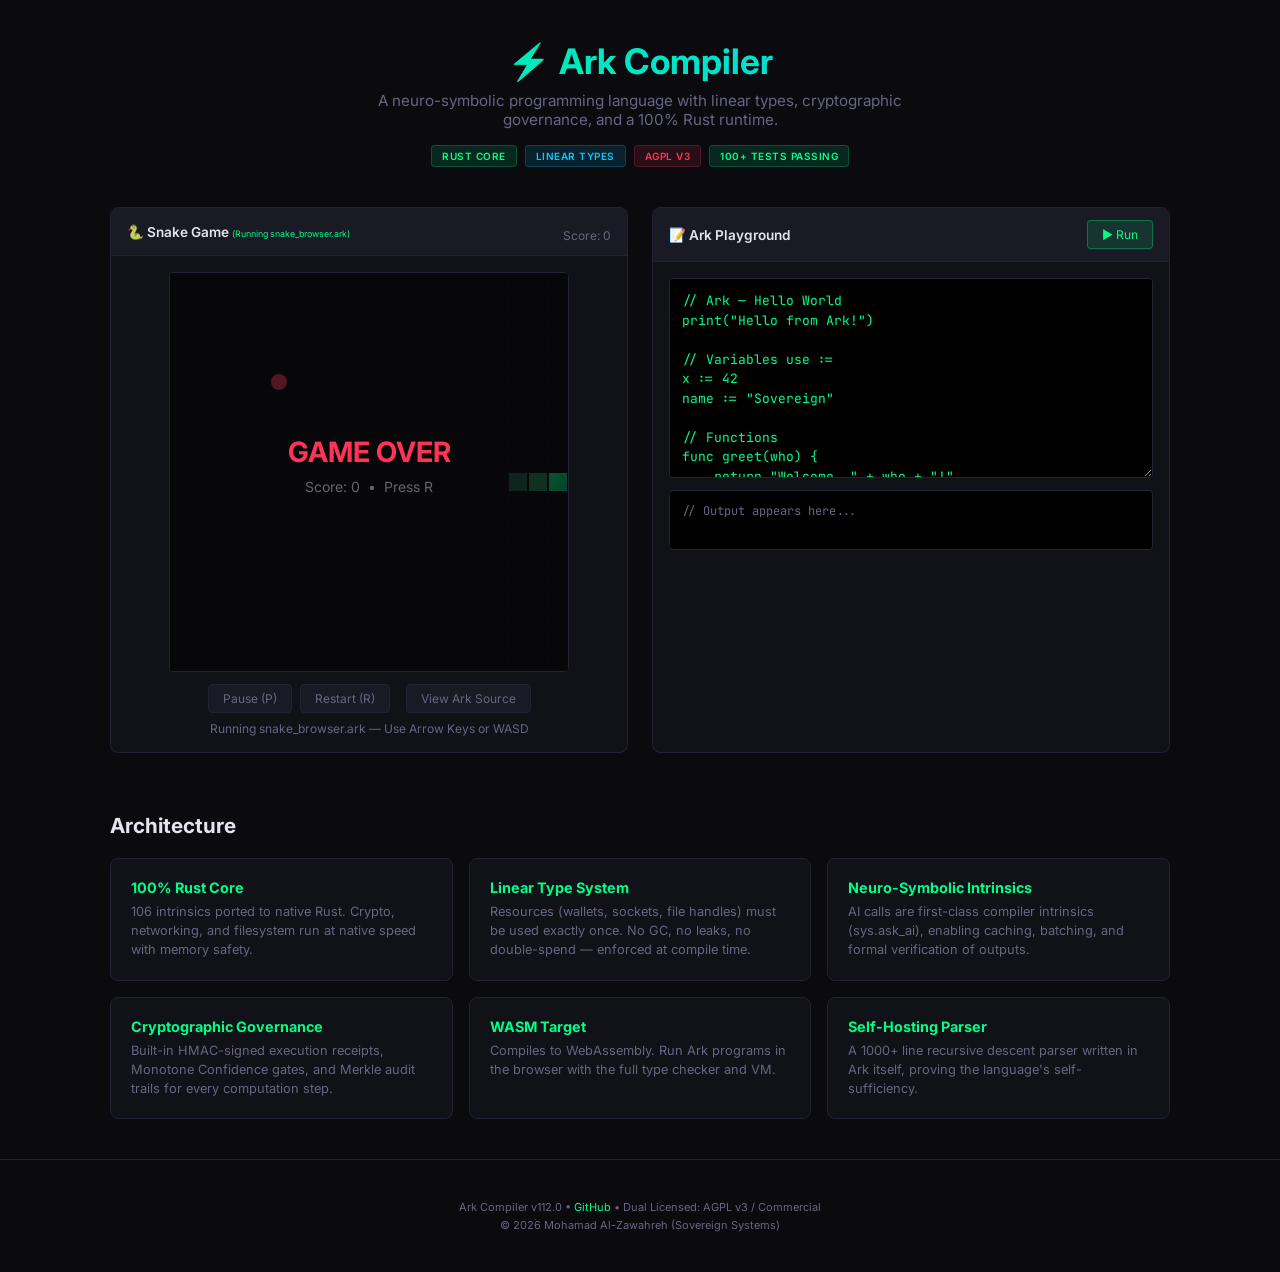
<file: index.html>
<!DOCTYPE html>
<html lang="en">
<head>
    <meta charset="UTF-8">
    <meta name="viewport" content="width=device-width, initial-scale=1.0">
    <title>Ark Compiler — Sovereign Computation</title>
    <meta name="description" content="Ark is a neuro-symbolic programming language with linear types, cryptographic governance, and a 100% Rust runtime.">
    <link rel="icon" href="data:image/svg+xml,<svg xmlns=%22http://www.w3.org/2000/svg%22 viewBox=%220 0 100 100%22><text y=%22.9em%22 font-size=%2290%22>⚡</text></svg>">
    <link href="https://fonts.googleapis.com/css2?family=Inter:wght@300;400;500;600;700&family=JetBrains+Mono:wght@400;500&display=swap" rel="stylesheet">
    <style>
        * { margin: 0; padding: 0; box-sizing: border-box; }

        :root {
            --bg: #0a0a0f;
            --surface: #111118;
            --surface2: #1a1a24;
            --border: #222233;
            --text: #e4e4ef;
            --text-dim: #666680;
            --accent: #00ff88;
            --accent2: #00ccff;
            --danger: #ff3355;
            --warn: #ffaa00;
        }

        body {
            background: var(--bg);
            color: var(--text);
            font-family: 'Inter', -apple-system, sans-serif;
            min-height: 100vh;
            overflow-x: hidden;
        }

        /* ── Header ── */
        .header {
            text-align: center;
            padding: 40px 20px 20px;
        }
        .header h1 {
            font-size: 2.2rem;
            font-weight: 700;
            background: linear-gradient(135deg, var(--accent), var(--accent2));
            -webkit-background-clip: text;
            background-clip: text;
            -webkit-text-fill-color: transparent;
            margin-bottom: 8px;
        }
        .header p {
            color: var(--text-dim);
            font-size: 0.95rem;
            max-width: 600px;
            margin: 0 auto 16px;
        }
        .badges {
            display: flex;
            gap: 8px;
            justify-content: center;
            flex-wrap: wrap;
        }
        .badge {
            display: inline-block;
            padding: 4px 10px;
            border-radius: 4px;
            font-size: 10px;
            font-weight: 600;
            letter-spacing: 0.5px;
            text-transform: uppercase;
        }
        .badge-green { background: rgba(0, 255, 136, 0.12); color: var(--accent); border: 1px solid rgba(0, 255, 136, 0.2); }
        .badge-blue { background: rgba(0, 204, 255, 0.12); color: var(--accent2); border: 1px solid rgba(0, 204, 255, 0.2); }
        .badge-red { background: rgba(255, 51, 85, 0.12); color: var(--danger); border: 1px solid rgba(255, 51, 85, 0.2); }

        /* ── Main Layout ── */
        .main {
            display: grid;
            grid-template-columns: 1fr 1fr;
            gap: 24px;
            max-width: 1100px;
            margin: 0 auto;
            padding: 20px;
        }
        @media (max-width: 768px) {
            .main { grid-template-columns: 1fr; }
        }

        /* ── Card ── */
        .card {
            background: var(--surface);
            border: 1px solid var(--border);
            border-radius: 8px;
            overflow: hidden;
        }
        .card-header {
            display: flex;
            align-items: center;
            justify-content: space-between;
            padding: 12px 16px;
            border-bottom: 1px solid var(--border);
            background: var(--surface2);
        }
        .card-header h2 {
            font-size: 0.85rem;
            font-weight: 600;
            color: var(--text);
        }
        .card-body {
            padding: 16px;
        }

        /* ── Snake Game ── */
        .game-wrap {
            display: flex;
            flex-direction: column;
            align-items: center;
        }
        canvas {
            border: 1px solid var(--border);
            border-radius: 4px;
            background: #000;
            width: 100%;
            max-width: 400px;
            aspect-ratio: 1;
            image-rendering: pixelated;
        }
        .game-controls {
            display: flex;
            gap: 8px;
            margin-top: 12px;
        }
        .btn {
            background: var(--surface2);
            color: var(--text-dim);
            border: 1px solid var(--border);
            padding: 6px 14px;
            border-radius: 4px;
            font-family: 'Inter', sans-serif;
            font-size: 12px;
            cursor: pointer;
            transition: all 0.15s;
        }
        .btn:hover {
            background: var(--border);
            color: var(--text);
            border-color: var(--accent);
        }
        .game-status {
            margin-top: 8px;
            font-size: 12px;
            color: var(--text-dim);
        }

        /* ── Playground ── */
        .playground-editor {
            width: 100%;
            min-height: 200px;
            background: #000;
            color: var(--accent);
            border: 1px solid var(--border);
            border-radius: 4px;
            padding: 12px;
            font-family: 'JetBrains Mono', monospace;
            font-size: 13px;
            line-height: 1.5;
            resize: vertical;
            outline: none;
        }
        .playground-editor:focus {
            border-color: var(--accent);
            box-shadow: 0 0 0 1px rgba(0, 255, 136, 0.2);
        }
        .playground-output {
            margin-top: 8px;
            background: #000;
            border: 1px solid var(--border);
            border-radius: 4px;
            padding: 12px;
            font-family: 'JetBrains Mono', monospace;
            font-size: 12px;
            color: var(--text-dim);
            min-height: 60px;
            max-height: 150px;
            overflow-y: auto;
        }
        .run-btn {
            background: rgba(0, 255, 136, 0.12);
            color: var(--accent);
            border: 1px solid rgba(0, 255, 136, 0.3);
        }
        .run-btn:hover {
            background: rgba(0, 255, 136, 0.25);
        }

        /* ── Features ── */
        .features {
            max-width: 1100px;
            margin: 40px auto;
            padding: 0 20px;
        }
        .features h2 {
            font-size: 1.3rem;
            margin-bottom: 20px;
            color: var(--text);
        }
        .feature-grid {
            display: grid;
            grid-template-columns: repeat(3, 1fr);
            gap: 16px;
        }
        @media (max-width: 768px) {
            .feature-grid { grid-template-columns: 1fr; }
        }
        .feature {
            background: var(--surface);
            border: 1px solid var(--border);
            border-radius: 8px;
            padding: 20px;
            transition: border-color 0.2s;
        }
        .feature:hover { border-color: var(--accent); }
        .feature h3 {
            font-size: 0.9rem;
            margin-bottom: 6px;
            color: var(--accent);
        }
        .feature p {
            font-size: 0.8rem;
            color: var(--text-dim);
            line-height: 1.5;
        }

        /* ── Footer ── */
        .footer {
            text-align: center;
            padding: 40px 20px;
            color: var(--text-dim);
            font-size: 11px;
            border-top: 1px solid var(--border);
            margin-top: 40px;
        }
        .footer a {
            color: var(--accent);
            text-decoration: none;
        }
    </style>
</head>
<body>
    <div class="header">
        <h1>⚡ Ark Compiler</h1>
        <p>A neuro-symbolic programming language with linear types, cryptographic governance, and a 100% Rust runtime.</p>
        <div class="badges">
            <span class="badge badge-green">Rust Core</span>
            <span class="badge badge-blue">Linear Types</span>
            <span class="badge badge-red">AGPL v3</span>
            <span class="badge badge-green">100+ Tests Passing</span>
        </div>
    </div>

    <div class="main">
        <!-- Snake Game Card — Powered by Ark -->
        <div class="card">
            <div class="card-header">
                <h2>🐍 Snake Game <span style="font-size:0.65em;color:var(--accent);font-weight:400;">(Running snake_browser.ark)</span></h2>
                <span class="game-status" id="score">Score: 0</span>
            </div>
            <div class="card-body game-wrap">
                <canvas id="game" width="400" height="400"></canvas>
                <div class="game-controls">
                    <button class="btn" onclick="togglePause()">Pause (P)</button>
                    <button class="btn" onclick="restartGame()">Restart (R)</button>
                    <button class="btn" onclick="toggleArkSource()" style="margin-left:8px;" id="btn-src">View Ark Source</button>
                </div>
                <div class="game-status" id="status">Loading Ark runtime...</div>
                <pre id="ark-source" style="display:none;background:#0d0d14;border:1px solid #1a1a2e;border-radius:6px;padding:12px;margin-top:10px;max-height:320px;overflow-y:auto;font-size:12px;color:#8af;text-align:left;white-space:pre;tab-size:4;"></pre>
            </div>
        </div>

        <!-- Ark Playground Card -->
        <div class="card">
            <div class="card-header">
                <h2>📝 Ark Playground</h2>
                <button class="btn run-btn" onclick="runCode()">▶ Run</button>
            </div>
            <div class="card-body">
                <textarea class="playground-editor" id="editor" spellcheck="false">// Ark — Hello World
print("Hello from Ark!")

// Variables use :=
x := 42
name := "Sovereign"

// Functions
func greet(who) {
    return "Welcome, " + who + "!"
}

print(greet(name))
print("The answer is: " + x)

// Linear Types enforce resource safety
// let wallet := Wallet.create()
// send(wallet)  // wallet is MOVED, can't reuse
// print(wallet) // Compile Error: linear resource consumed</textarea>
                <div class="playground-output" id="output">// Output appears here...</div>
            </div>
        </div>
    </div>

    <!-- Features Section -->
    <div class="features">
        <h2>Architecture</h2>
        <div class="feature-grid">
            <div class="feature">
                <h3>100% Rust Core</h3>
                <p>106 intrinsics ported to native Rust. Crypto, networking, and filesystem run at native speed with memory safety.</p>
            </div>
            <div class="feature">
                <h3>Linear Type System</h3>
                <p>Resources (wallets, sockets, file handles) must be used exactly once. No GC, no leaks, no double-spend — enforced at compile time.</p>
            </div>
            <div class="feature">
                <h3>Neuro-Symbolic Intrinsics</h3>
                <p>AI calls are first-class compiler intrinsics (sys.ask_ai), enabling caching, batching, and formal verification of outputs.</p>
            </div>
            <div class="feature">
                <h3>Cryptographic Governance</h3>
                <p>Built-in HMAC-signed execution receipts, Monotone Confidence gates, and Merkle audit trails for every computation step.</p>
            </div>
            <div class="feature">
                <h3>WASM Target</h3>
                <p>Compiles to WebAssembly. Run Ark programs in the browser with the full type checker and VM.</p>
            </div>
            <div class="feature">
                <h3>Self-Hosting Parser</h3>
                <p>A 1000+ line recursive descent parser written in Ark itself, proving the language's self-sufficiency.</p>
            </div>
        </div>
    </div>

    <div class="footer">
        <p>Ark Compiler v112.0 • <a href="https://github.com/merchantmoh-debug/ark-compiler">GitHub</a> • Dual Licensed: AGPL v3 / Commercial</p>
        <p style="margin-top: 4px;">© 2026 Mohamad Al-Zawahreh (Sovereign Systems)</p>
    </div>

    <script>
        // ══════════════════════════════════════════════════════════════
        // SNAKE GAME — Powered by Ark (snake_browser.ark → MAST → eval)
        // The game logic is 100% Ark. This evaluator executes the AST
        // output by the Ark Rust parser. JS only renders to canvas.
        // ══════════════════════════════════════════════════════════════
        const canvas = document.getElementById('game');
        const ctx = canvas.getContext('2d');
        const GRID = 20;
        const CELL = canvas.width / GRID;

        // ── Ark MAST Evaluator ──────────────────────────────────────
        // A faithful tree-walking interpreter for the Ark AST format.
        // Handles: Block, Function, Let, LetDestructure, If, While,
        //          Return, SetField, Expression, Variable, Literal,
        //          Call, GetField, List, StructInit + all intrinsics.

        class ReturnSignal { constructor(v) { this.value = v; } }

        const INTRINSICS = {
            'intrinsic_add': (a, b) => toNum(a) + toNum(b),
            'intrinsic_sub': (a, b) => toNum(a) - toNum(b),
            'intrinsic_mul': (a, b) => toNum(a) * toNum(b),
            'intrinsic_mod': (a, b) => { const B = toNum(b); return B === 0 ? 0 : ((toNum(a) % B) + B) % B; },
            'intrinsic_eq':  (a, b) => { if (typeof a === 'string' || typeof b === 'string') return String(a) === String(b) ? 1 : 0; return toNum(a) === toNum(b) ? 1 : 0; },
            'intrinsic_ne':  (a, b) => { if (typeof a === 'string' || typeof b === 'string') return String(a) !== String(b) ? 1 : 0; return toNum(a) !== toNum(b) ? 1 : 0; },
            'intrinsic_lt':  (a, b) => toNum(a) < toNum(b) ? 1 : 0,
            'intrinsic_le':  (a, b) => toNum(a) <= toNum(b) ? 1 : 0,
            'intrinsic_gt':  (a, b) => toNum(a) > toNum(b) ? 1 : 0,
            'intrinsic_ge':  (a, b) => toNum(a) >= toNum(b) ? 1 : 0,
            'intrinsic_and': (a, b) => (isTruthy(a) && isTruthy(b)) ? 1 : 0,
            'intrinsic_or':  (a, b) => (isTruthy(a) || isTruthy(b)) ? 1 : 0,
            'intrinsic_not': (a) => isTruthy(a) ? 0 : 1,
            'add': (a, b) => toNum(a) + toNum(b),
            'sub': (a, b) => toNum(a) - toNum(b),
            'mul': (a, b) => toNum(a) * toNum(b),
            'sys.len': (list) => Array.isArray(list) ? [list.length, null] : [0, null],
            'sys.list.get': (list, idx) => Array.isArray(list) ? [list[toNum(idx)] ?? null, null] : [null, 'not a list'],
            'sys.list.append': (list, val) => { if (Array.isArray(list)) list.push(deepClone(val)); return null; },
            'print': (...args) => { console.log('[Ark]', ...args); return null; },
        };

        function toNum(v) { return typeof v === 'number' ? v : (typeof v === 'string' ? (Number(v) || 0) : (v ? 1 : 0)); }
        function isTruthy(v) { return v !== 0 && v !== null && v !== undefined && v !== '' && v !== false; }
        function deepClone(v) {
            if (Array.isArray(v)) return v.map(deepClone);
            if (v && typeof v === 'object') {
                const o = {}; for (const k in v) o[k] = deepClone(v[k]); return o;
            }
            return v;
        }

        function evalExpr(expr, scope) {
            if (expr === null || expr === undefined) return null;

            // Literal: "42" or "ArrowUp"
            if (typeof expr === 'string') return expr;
            if ('Literal' in expr) {
                const lit = expr.Literal;
                const n = Number(lit);
                return Number.isFinite(n) && lit !== '' ? n : lit;
            }
            // Variable
            if ('Variable' in expr) {
                const name = expr.Variable;
                for (let i = scope.length - 1; i >= 0; i--) {
                    if (name in scope[i]) return scope[i][name];
                }
                return null;
            }
            // List
            if ('List' in expr) return expr.List.map(e => evalExpr(e, scope));
            // StructInit
            if ('StructInit' in expr) {
                const obj = {};
                for (const [k, v] of expr.StructInit.fields) obj[k] = evalExpr(v, scope);
                return obj;
            }
            // GetField
            if ('GetField' in expr) {
                const obj = evalExpr(expr.GetField.obj, scope);
                return (obj && typeof obj === 'object') ? obj[expr.GetField.field] : null;
            }
            // Call (intrinsics + user functions)
            if ('Call' in expr) {
                const { function_hash, args } = expr.Call;
                const evArgs = args.map(a => evalExpr(a, scope));
                // Intrinsic?
                if (INTRINSICS[function_hash]) return INTRINSICS[function_hash](...evArgs);
                // User function
                for (let i = scope.length - 1; i >= 0; i--) {
                    if (scope[i]['__fn_' + function_hash]) {
                        const fn = scope[i]['__fn_' + function_hash];
                        const fnScope = [{}];
                        for (let j = 0; j < fn.params.length; j++) {
                            fnScope[0][fn.params[j]] = deepClone(evArgs[j]);
                        }
                        // Copy function defs into scope
                        for (let j = scope.length - 1; j >= 0; j--) {
                            for (const k in scope[j]) {
                                if (k.startsWith('__fn_') && !(k in fnScope[0])) fnScope[0][k] = scope[j][k];
                            }
                        }
                        const res = execBlock(fn.body, fnScope);
                        return (res instanceof ReturnSignal) ? res.value : res;
                    }
                }
                console.warn('[Ark] Unknown function:', function_hash);
                return null;
            }
            // Statement wrapper
            if ('Statement' in expr) return execStmt(expr, scope);
            console.warn('[Ark] Unknown expr:', Object.keys(expr));
            return null;
        }

        function setVar(scope, name, value) {
            for (let i = scope.length - 1; i >= 0; i--) {
                if (name in scope[i]) { scope[i][name] = value; return; }
            }
            scope[scope.length - 1][name] = value;
        }

        function execStmt(stmt, scope) {
            if (!stmt) return null;
            // Block
            if ('Block' in (stmt.Statement || stmt)) {
                const block = (stmt.Statement || stmt).Block;
                return execBlock(block, scope);
            }
            // Function definition
            if ('Function' in stmt) {
                const fn = stmt.Function;
                scope[scope.length - 1]['__fn_' + fn.name] = {
                    params: fn.inputs.map(i => i[0]),
                    body: fn.body.content ? [fn.body.content] : [fn.body],
                };
                return null;
            }
            // Let
            if ('Let' in stmt) {
                const { name, value } = stmt.Let;
                setVar(scope, name, evalExpr(value, scope));
                return null;
            }
            // LetDestructure — Ark returns (value, error) tuples
            if ('LetDestructure' in stmt) {
                const { names, value } = stmt.LetDestructure;
                const result = evalExpr(value, scope);
                if (Array.isArray(result)) {
                    for (let i = 0; i < names.length; i++) {
                        if (names[i] !== '_') setVar(scope, names[i], result[i] ?? null);
                    }
                } else {
                    if (names[0] !== '_') setVar(scope, names[0], result);
                    if (names.length > 1 && names[1] !== '_') setVar(scope, names[1], null);
                }
                return null;
            }
            // If
            if ('If' in stmt) {
                const { condition, then_block, else_block } = stmt.If;
                if (isTruthy(evalExpr(condition, scope))) {
                    const r = execBlock(then_block, scope);
                    if (r instanceof ReturnSignal) return r;
                } else if (else_block) {
                    const r = execBlock(else_block, scope);
                    if (r instanceof ReturnSignal) return r;
                }
                return null;
            }
            // While
            if ('While' in stmt) {
                const { condition, body } = stmt.While;
                let safety = 0;
                while (isTruthy(evalExpr(condition, scope)) && safety++ < 10000) {
                    const r = execBlock(body, scope);
                    if (r instanceof ReturnSignal) return r;
                }
                return null;
            }
            // Return
            if ('Return' in stmt) return new ReturnSignal(evalExpr(stmt.Return, scope));
            // SetField
            if ('SetField' in stmt) {
                const { obj_name, field, value } = stmt.SetField;
                for (let i = scope.length - 1; i >= 0; i--) {
                    if (obj_name in scope[i] && typeof scope[i][obj_name] === 'object') {
                        scope[i][obj_name][field] = evalExpr(value, scope);
                        return null;
                    }
                }
                return null;
            }
            // Expression statement
            if ('Expression' in stmt) { evalExpr(stmt.Expression, scope); return null; }
            console.warn('[Ark] Unknown stmt:', Object.keys(stmt));
            return null;
        }

        function execBlock(stmts, scope) {
            // CRITICAL: Do NOT unwrap ReturnSignal here — propagate it
            // upward so nested blocks (inside if/while/block) can signal
            // a return to the calling function. Only callArkFunction unwraps.
            const list = Array.isArray(stmts) ? stmts : [stmts];
            for (const stmt of list) {
                const r = execStmt(stmt, scope);
                if (r instanceof ReturnSignal) return r;
            }
            return null;
        }

        // ── Ark Program Loader ──────────────────────────────────────
        let arkFunctions = {};

        function loadArkMAST(mast) {
            const scope = [{}];
            // Process top-level block to register functions
            const top = mast.Statement ? mast.Statement.Block : (mast.Block || [mast]);
            for (const stmt of top) {
                if (stmt.Function) {
                    const fn = stmt.Function;
                    arkFunctions[fn.name] = {
                        params: fn.inputs.map(i => i[0]),
                        body: fn.body.content ? [fn.body.content] : [fn.body],
                    };
                }
            }
        }

        function callArkFunction(name, args) {
            const fn = arkFunctions[name];
            if (!fn) throw new Error(`Ark function '${name}' not found`);
            const fnScope = [{}];
            for (let i = 0; i < fn.params.length; i++) {
                fnScope[0][fn.params[i]] = deepClone(args[i] ?? null);
            }
            // Register all functions in scope for potential recursion
            for (const [k, v] of Object.entries(arkFunctions)) {
                fnScope[0]['__fn_' + k] = v;
            }
            const result = execBlock(fn.body, fnScope);
            // Unwrap ReturnSignal at the top level (function call boundary)
            return (result instanceof ReturnSignal) ? result.value : result;
        }

        // ── Game State & Loop ───────────────────────────────────────
        let gameState = null;
        let lastInput = 'None';
        let paused = false;

        function draw() {
            if (!gameState) return;
            ctx.fillStyle = '#000';
            ctx.fillRect(0, 0, canvas.width, canvas.height);

            // Grid
            ctx.strokeStyle = '#0a0a12';
            ctx.lineWidth = 0.5;
            for (let i = 0; i <= GRID; i++) {
                ctx.beginPath(); ctx.moveTo(i * CELL, 0); ctx.lineTo(i * CELL, canvas.height); ctx.stroke();
                ctx.beginPath(); ctx.moveTo(0, i * CELL); ctx.lineTo(canvas.width, i * CELL); ctx.stroke();
            }

            // Snake
            const snake = gameState.snake || [];
            for (let i = 0; i < snake.length; i++) {
                const [x, y] = snake[i];
                if (i === snake.length - 1) {
                    const g = ctx.createLinearGradient(x*CELL, y*CELL, (x+1)*CELL, (y+1)*CELL);
                    g.addColorStop(0, '#00ff88'); g.addColorStop(1, '#00cc66');
                    ctx.fillStyle = g;
                } else {
                    const t = i / snake.length;
                    ctx.fillStyle = `hsl(150, ${60+t*40}%, ${25+t*20}%)`;
                }
                ctx.fillRect(toNum(x)*CELL+1, toNum(y)*CELL+1, CELL-2, CELL-2);
            }

            // Apple
            const apple = gameState.apple || [0, 0];
            ctx.fillStyle = '#ff3355';
            ctx.beginPath();
            ctx.arc(toNum(apple[0])*CELL+CELL/2, toNum(apple[1])*CELL+CELL/2, CELL/2-2, 0, Math.PI*2);
            ctx.fill();

            // Score
            const score = toNum(gameState.score);
            document.getElementById('score').textContent = `Score: ${score}`;

            // Game Over
            if (isTruthy(gameState.game_over)) {
                ctx.fillStyle = 'rgba(10,10,15,0.7)';
                ctx.fillRect(0, 0, canvas.width, canvas.height);
                ctx.fillStyle = '#ff3355';
                ctx.font = 'bold 28px Inter, sans-serif';
                ctx.textAlign = 'center';
                ctx.fillText('GAME OVER', canvas.width/2, canvas.height/2-10);
                ctx.fillStyle = '#666';
                ctx.font = '14px Inter, sans-serif';
                ctx.fillText(`Score: ${score}  •  Press R`, canvas.width/2, canvas.height/2+20);
                ctx.textAlign = 'start';
            }

            // Pause
            if (paused && !isTruthy(gameState.game_over)) {
                ctx.fillStyle = 'rgba(10,10,15,0.5)';
                ctx.fillRect(0, 0, canvas.width, canvas.height);
                ctx.fillStyle = '#00ccff';
                ctx.font = 'bold 24px Inter, sans-serif';
                ctx.textAlign = 'center';
                ctx.fillText('PAUSED', canvas.width/2, canvas.height/2);
                ctx.textAlign = 'start';
            }
        }

        function gameLoop() {
            if (!gameState) return;
            if (!paused && !isTruthy(gameState.game_over)) {
                try {
                    gameState = callArkFunction('update', [gameState, lastInput]);
                } catch (e) {
                    console.error('[Ark Runtime Error]', e);
                    document.getElementById('status').textContent = `Ark Error: ${e.message}`;
                }
            }
            draw();
        }

        function togglePause() {
            if (!gameState || isTruthy(gameState.game_over)) return;
            paused = !paused;
            document.getElementById('status').textContent = paused ? 'Paused — Press P to resume' : 'Running snake_browser.ark';
        }

        function restartGame() {
            if (!arkFunctions.init) return;
            try {
                gameState = callArkFunction('init', []);
                lastInput = 'None';
                paused = false;
                document.getElementById('status').textContent = 'Running snake_browser.ark';
            } catch (e) {
                console.error('[Ark Init Error]', e);
            }
        }

        function toggleArkSource() {
            const el = document.getElementById('ark-source');
            const btn = document.getElementById('btn-src');
            if (el.style.display === 'none') {
                el.style.display = 'block';
                btn.textContent = 'Hide Ark Source';
            } else {
                el.style.display = 'none';
                btn.textContent = 'View Ark Source';
            }
        }

        // Input
        const WASD = { 'w': 'ArrowUp', 'a': 'ArrowLeft', 's': 'ArrowDown', 'd': 'ArrowRight' };
        document.addEventListener('keydown', e => {
            const k = e.key;
            const kl = k.toLowerCase();
            if (['ArrowUp','ArrowDown','ArrowLeft','ArrowRight'].includes(k)) {
                if (!paused) lastInput = k;
                e.preventDefault();
            }
            if (WASD[kl]) { if (!paused) lastInput = WASD[kl]; e.preventDefault(); }
            if (kl === 'p') togglePause();
            if (kl === 'r') restartGame();
        });

        // ── Boot: Load Ark MAST + Source ─────────────────────────────
        (async function boot() {
            const status = document.getElementById('status');
            try {
                // 1. Load the MAST (compiled AST from Ark parser)
                status.textContent = 'Loading Ark MAST...';
                const mastResp = await fetch('site/snake.json');
                if (!mastResp.ok) throw new Error(`MAST fetch failed: ${mastResp.status}`);
                const mast = await mastResp.json();

                // 2. Load and register functions
                loadArkMAST(mast);
                if (!arkFunctions.init || !arkFunctions.update) {
                    throw new Error('MAST missing init/update functions');
                }

                // 3. Call Ark init() — runs through the evaluator
                gameState = callArkFunction('init', []);
                status.textContent = 'Running snake_browser.ark — Use Arrow Keys or WASD';

                // 4. Load Ark source for display
                try {
                    const srcResp = await fetch('apps/snake_browser.ark');
                    if (srcResp.ok) {
                        document.getElementById('ark-source').textContent = await srcResp.text();
                    }
                } catch (_) { /* source display is optional */ }

                // 5. Start game loop
                setInterval(gameLoop, 120);
                draw();

            } catch (e) {
                status.textContent = `Ark Load Error: ${e.message}`;
                console.error('[Ark Boot]', e);
            }
        })();

        // ══════════════════════════════════════════════════════════════
        // ARK PLAYGROUND — Client-side Ark interpreter (subset)
        // ══════════════════════════════════════════════════════════════
        function runCode() {
            const code = document.getElementById('editor').value;
            const outputEl = document.getElementById('output');
            const lines = [];

            try {
                // Mini Ark interpreter — handles the subset shown in the editor
                const env = {};
                const funcs = {};

                const tokens = code.split('\n');
                let i = 0;

                function evalExpr(expr) {
                    expr = expr.trim();
                    // String literal
                    if (expr.startsWith('"') && expr.endsWith('"')) {
                        return expr.slice(1, -1);
                    }
                    // Number
                    if (!Number.isNaN(Number(expr)) && expr !== '') {
                        return Number(expr);
                    }
                    // Function call
                    const callMatch = expr.match(/^(\w+)\((.+)\)$/);
                    if (callMatch) {
                        const fname = callMatch[1];
                        const argStr = callMatch[2];
                        if (funcs[fname]) {
                            const argVal = evalExpr(argStr);
                            const fenv = { ...env };
                            fenv[funcs[fname].param] = argVal;
                            return evalBody(funcs[fname].body, fenv);
                        }
                    }
                    // String concatenation
                    if (expr.includes(' + ')) {
                        const parts = expr.split(' + ');
                        return parts.map(p => String(evalExprInEnv(p.trim(), env))).join('');
                    }
                    // Variable lookup
                    if (env[expr] !== undefined) return env[expr];
                    return expr;
                }

                function evalExprInEnv(expr, localEnv) {
                    expr = expr.trim();
                    if (expr.startsWith('"') && expr.endsWith('"')) return expr.slice(1, -1);
                    if (!Number.isNaN(Number(expr)) && expr !== '') return Number(expr);
                    if (localEnv[expr] !== undefined) return localEnv[expr];
                    return expr;
                }

                function evalBody(bodyLines, localEnv) {
                    for (const line of bodyLines) {
                        const trimmed = line.trim();
                        if (trimmed.startsWith('return ')) {
                            const retExpr = trimmed.slice(7);
                            // Handle concatenation with local env
                            if (retExpr.includes(' + ')) {
                                const parts = retExpr.split(' + ');
                                return parts.map(p => {
                                    const pt = p.trim();
                                    if (pt.startsWith('"') && pt.endsWith('"')) return pt.slice(1, -1);
                                    if (localEnv[pt] !== undefined) return String(localEnv[pt]);
                                    if (env[pt] !== undefined) return String(env[pt]);
                                    return pt;
                                }).join('');
                            }
                            return evalExprInEnv(retExpr, localEnv);
                        }
                    }
                    return null;
                }

                while (i < tokens.length) {
                    let line = tokens[i].trim();
                    i++;

                    // Skip comments and blank lines
                    if (!line || line.startsWith('//')) continue;

                    // print()
                    const printMatch = line.match(/^print\((.+)\)$/);
                    if (printMatch) {
                        const arg = printMatch[1];
                        const val = evalExpr(arg);
                        lines.push(String(val));
                        continue;
                    }

                    // Variable assignment: x := value
                    const assignMatch = line.match(/^(\w+)\s*:=\s*(.+)$/);
                    if (assignMatch) {
                        env[assignMatch[1]] = evalExpr(assignMatch[2]);
                        continue;
                    }

                    // Function definition (simple)
                    const funcMatch = line.match(/^func\s+(\w+)\((\w+)\)\s*\{$/);
                    if (funcMatch) {
                        const fname = funcMatch[1];
                        const param = funcMatch[2];
                        const body = [];
                        while (i < tokens.length) {
                            const fl = tokens[i].trim();
                            i++;
                            if (fl === '}') break;
                            body.push(fl);
                        }
                        funcs[fname] = { param, body };
                        continue;
                    }

                    // let keyword (skip for playground)
                    if (line.startsWith('let ')) continue;
                }

                outputEl.textContent = lines.length > 0 ? lines.join('\n') : '// (no output)';
                outputEl.style.color = '#00ff88';
            } catch (err) {
                outputEl.textContent = `Error: ${err.message}`;
                outputEl.style.color = '#ff3355';
            }
        }
    </script>
</body>
</html>
</file>
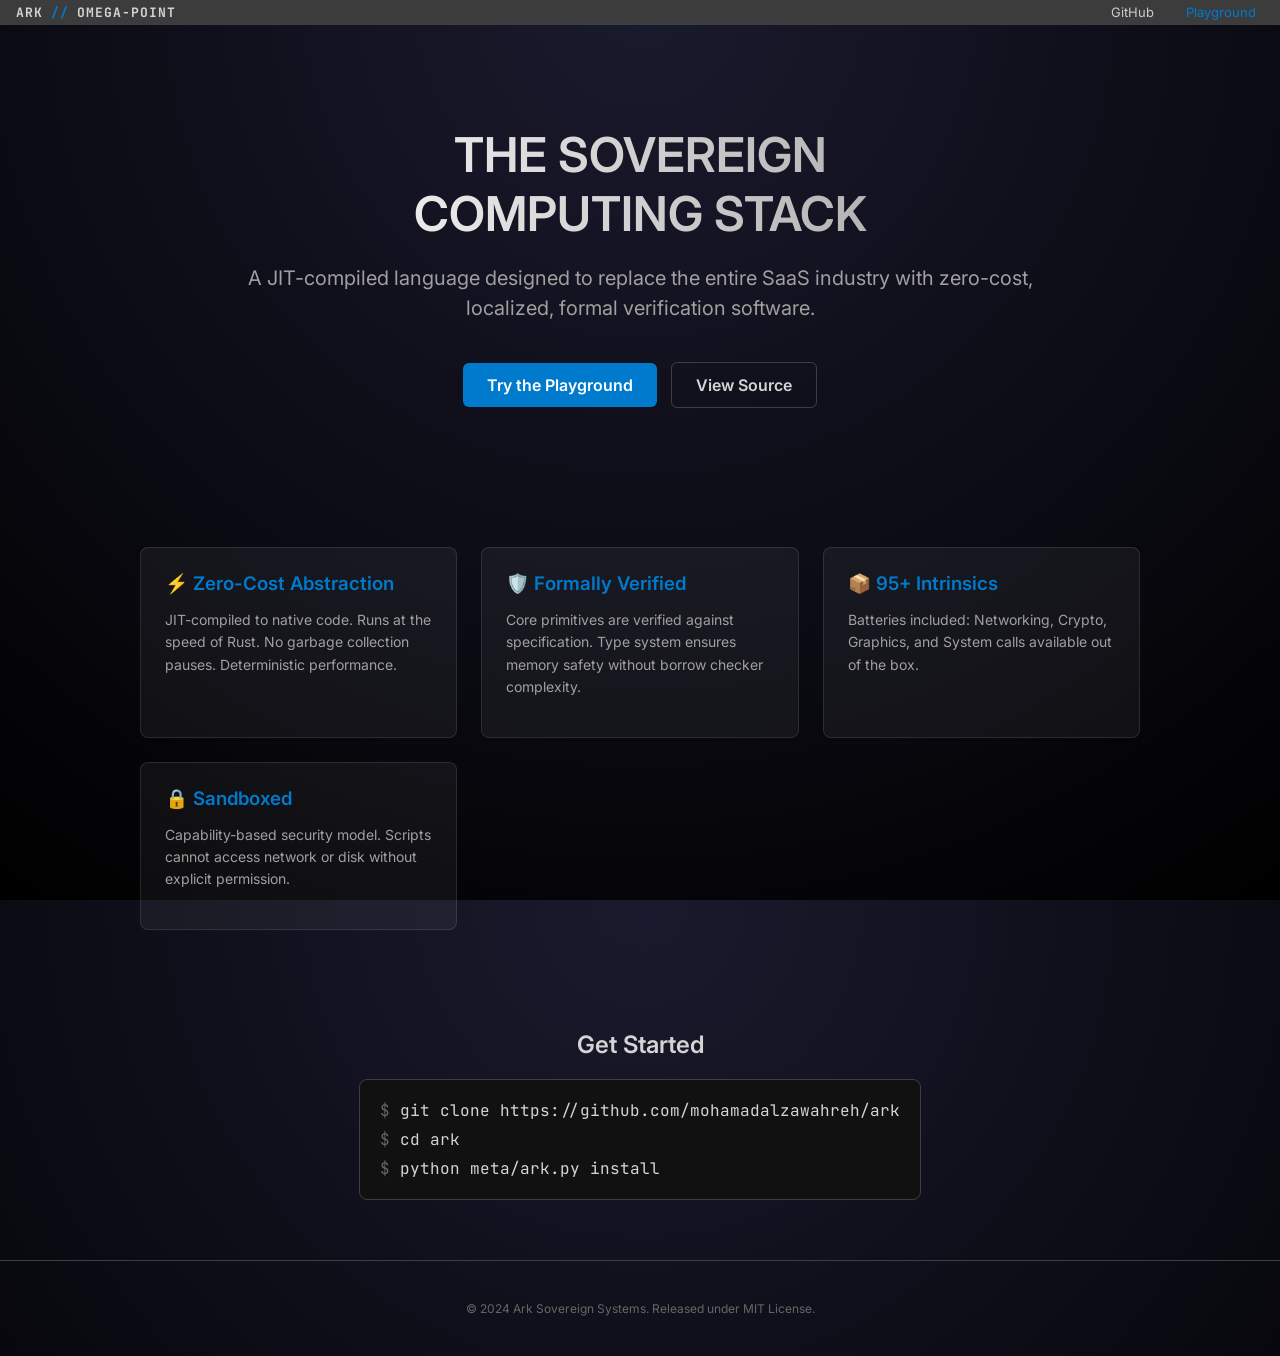
<file: site/index.html>
<!DOCTYPE html>
<html lang="en">
<head>
    <meta charset="UTF-8">
    <meta name="viewport" content="width=device-width, initial-scale=1.0">
    <title>Ark - The Sovereign Computing Stack</title>
    <link rel="stylesheet" href="css/style.css">
    <link rel="preconnect" href="https://fonts.googleapis.com">
    <link rel="preconnect" href="https://fonts.gstatic.com" crossorigin>
    <link href="https://fonts.googleapis.com/css2?family=Inter:wght@400;600;700&family=JetBrains+Mono:wght@400&display=swap" rel="stylesheet">
    <style>
        .secondary-btn {
            color: var(--text-primary);
            padding: 12px 24px;
            border: 1px solid var(--border-color);
            border-radius: 6px;
            margin-left: 10px;
            font-weight: 600;
        }
        .secondary-btn:hover {
            background-color: var(--hover-bg);
            text-decoration: none;
        }
        .cta-container {
            margin-top: 30px;
        }
    </style>
</head>
<body class="landing-page">
    <header>
        <div class="logo">
            ARK <span>//</span> OMEGA-POINT
        </div>
        <nav class="header-controls">
            <a href="https://github.com/mohamadalzawahreh/ark" target="_blank" class="header-btn">GitHub</a>
            <a href="../web/index.html" class="header-btn" style="color: var(--text-accent);">Playground</a>
        </nav>
    </header>

    <section class="hero">
        <h1>THE SOVEREIGN<br>COMPUTING STACK</h1>
        <p>
            A JIT-compiled language designed to replace the entire SaaS industry with zero-cost, localized, formal verification software.
        </p>
        <div class="cta-container">
            <a href="../web/index.html" class="cta-btn">Try the Playground</a>
            <a href="https://github.com/mohamadalzawahreh/ark" class="secondary-btn">View Source</a>
        </div>
    </section>

    <section class="features-grid">
        <div class="feature-card">
            <h3>⚡ Zero-Cost Abstraction</h3>
            <p>JIT-compiled to native code. Runs at the speed of Rust. No garbage collection pauses. Deterministic performance.</p>
        </div>
        <div class="feature-card">
            <h3>🛡️ Formally Verified</h3>
            <p>Core primitives are verified against specification. Type system ensures memory safety without borrow checker complexity.</p>
        </div>
        <div class="feature-card">
            <h3>📦 95+ Intrinsics</h3>
            <p>Batteries included: Networking, Crypto, Graphics, and System calls available out of the box.</p>
        </div>
        <div class="feature-card">
            <h3>🔒 Sandboxed</h3>
            <p>Capability-based security model. Scripts cannot access network or disk without explicit permission.</p>
        </div>
    </section>

    <section class="install-section" id="install" style="text-align: center; padding: 60px 20px;">
        <h2>Get Started</h2>
        <div class="code-block" style="background: #111; padding: 20px; border-radius: 8px; display: inline-block; text-align: left; font-family: 'JetBrains Mono', monospace; margin-top: 20px; border: 1px solid var(--border-color);">
            <div style="margin-bottom: 8px;"><span style="color: #666">$</span> git clone https://github.com/mohamadalzawahreh/ark</div>
            <div style="margin-bottom: 8px;"><span style="color: #666">$</span> cd ark</div>
            <div><span style="color: #666">$</span> python meta/ark.py install</div>
        </div>
    </section>

    <footer>
        <div style="text-align: center; padding: 40px; color: #666; font-size: 12px; border-top: 1px solid var(--border-color);">
            &copy; 2024 Ark Sovereign Systems. Released under MIT License.
        </div>
    </footer>
</body>
</html>
</file>
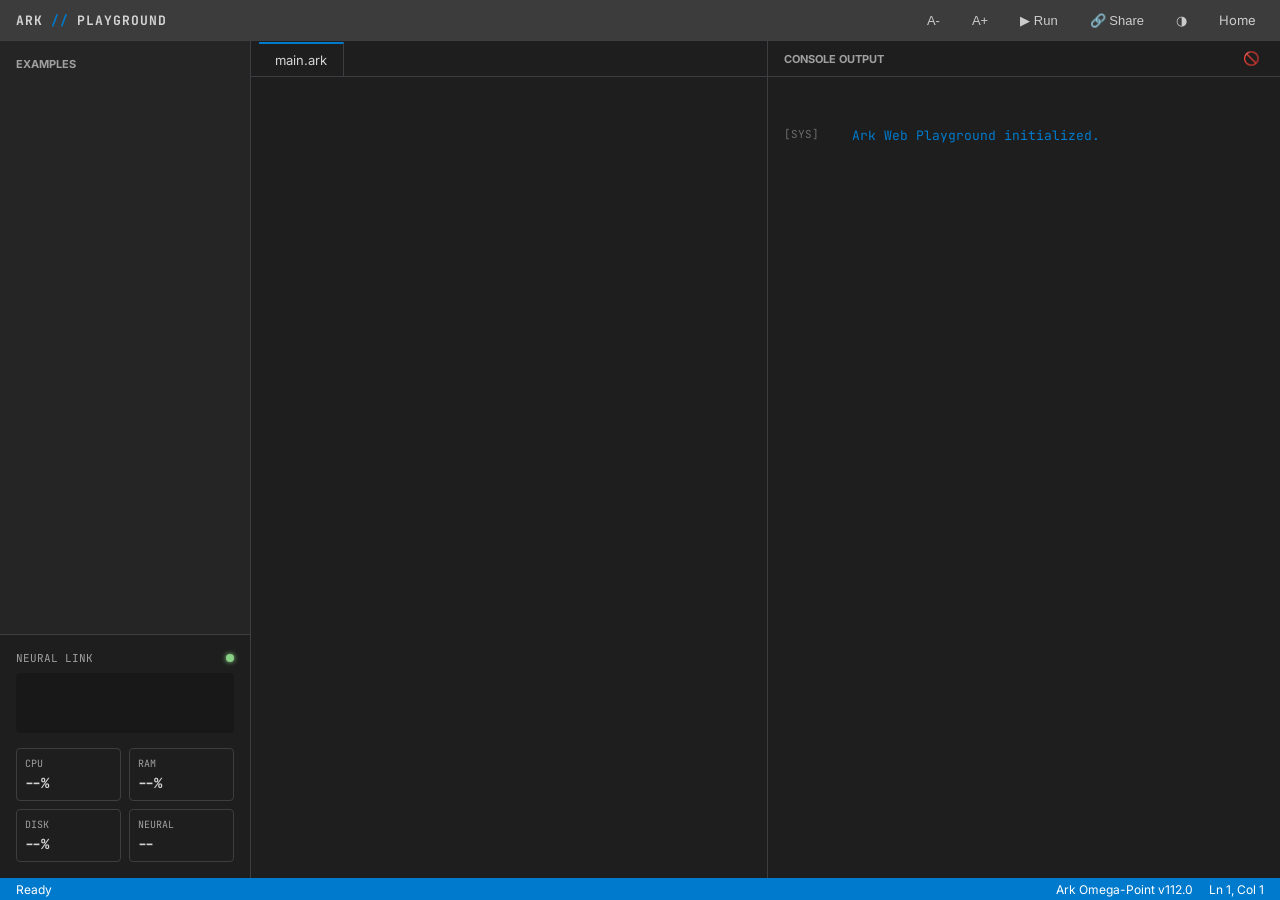
<file: web/index.html>
<!DOCTYPE html>
<html lang="en">
<head>
    <meta charset="UTF-8">
    <meta name="viewport" content="width=device-width, initial-scale=1.0">
    <title>Ark Web Playground</title>
    <link rel="stylesheet" href="../site/css/style.css">
    <link rel="preconnect" href="https://fonts.googleapis.com">
    <link rel="preconnect" href="https://fonts.gstatic.com" crossorigin>
    <link href="https://fonts.googleapis.com/css2?family=Inter:wght@400;600&family=JetBrains+Mono:wght@400;500&display=swap" rel="stylesheet">

    <!-- CodeMirror 6 Import Map -->
    <script type="importmap">
    {
        "imports": {
            "codemirror": "https://esm.sh/codemirror@6.0.1",
            "@codemirror/view": "https://esm.sh/@codemirror/view@6.9.3",
            "@codemirror/state": "https://esm.sh/@codemirror/state@6.2.0",
            "@codemirror/language": "https://esm.sh/@codemirror/language@6.6.0",
            "@codemirror/commands": "https://esm.sh/@codemirror/commands@6.2.2",
            "@codemirror/search": "https://esm.sh/@codemirror/search@6.2.3",
            "@codemirror/autocomplete": "https://esm.sh/@codemirror/autocomplete@6.4.2",
            "@codemirror/lint": "https://esm.sh/@codemirror/lint@6.1.1",
            "@codemirror/theme-one-dark": "https://esm.sh/@codemirror/theme-one-dark@6.1.1",
            "@lezer/highlight": "https://esm.sh/@lezer/highlight@1.1.3",
            "@lezer/common": "https://esm.sh/@lezer/common@1.0.2"
        }
    }
    </script>
</head>
<body>
    <header>
        <div class="logo">
            ARK <span>//</span> PLAYGROUND
        </div>
        <div class="header-controls">
            <button class="header-btn" id="font-dec" title="Decrease Font">A-</button>
            <button class="header-btn" id="font-inc" title="Increase Font">A+</button>
            <button class="header-btn" id="run-btn" title="Run Code (Ctrl+Enter)">
                <span class="icon">▶</span> Run
            </button>
            <button class="header-btn" id="share-btn" title="Share Code">
                <span class="icon">🔗</span> Share
            </button>
            <button class="header-btn" id="theme-btn" title="Toggle Theme">
                <span class="icon">◑</span>
            </button>
            <a href="../site/index.html" class="header-btn">Home</a>
        </div>
    </header>

    <div class="main-container">
        <!-- Sidebar -->
        <div class="sidebar">
            <div class="sidebar-header">Examples</div>
            <div id="examples-list">
                <!-- Populated by JS -->
            </div>

            <!-- Settings removed for now -->

            <div id="system-monitor" class="system-monitor">
                <div class="monitor-header">
                    <span>Neural Link</span>
                    <div class="monitor-pulse" id="monitor-pulse"></div>
                </div>
                <canvas id="neural-canvas" width="280" height="60" style="width: 100%; height: 60px; margin-bottom: 10px; background: rgba(0,0,0,0.2); border-radius: 4px;"></canvas>
                <div class="stat-grid">
                    <div class="stat-card">
                        <div class="stat-label">CPU</div>
                        <div class="stat-value" id="stat-cpu">--%</div>
                    </div>
                    <div class="stat-card">
                        <div class="stat-label">RAM</div>
                        <div class="stat-value" id="stat-mem">--%</div>
                    </div>
                    <div class="stat-card">
                        <div class="stat-label">DISK</div>
                        <div class="stat-value" id="stat-disk">--%</div>
                    </div>
                    <div class="stat-card">
                        <div class="stat-label">NEURAL</div>
                        <div class="stat-value" id="stat-neural">--</div>
                    </div>
                </div>
            </div>
        </div>

        <!-- Editor Area -->
        <div class="editor-area">
            <div class="editor-tabs">
                <div class="tab">main.ark</div>
            </div>
            <div class="editor-container" id="editor">
                <!-- CodeMirror mounted here -->
            </div>
        </div>

        <!-- Output Panel -->
        <div class="output-panel">
            <div class="output-header">
                <div class="output-title">Console Output</div>
                <div class="output-actions">
                    <button class="icon-btn" id="clear-btn" title="Clear Console">🚫</button>
                </div>
            </div>
            <div class="output-console" id="console-output">
                <div class="log-entry">
                    <div class="log-timestamp">[SYS]</div>
                    <div class="log-content log-info">Ark Web Playground initialized.</div>
                </div>
            </div>
        </div>
    </div>

    <div class="status-bar">
        <div class="status-left">
            <span>Ready</span>
        </div>
        <div class="status-right">
            <span>Ark Omega-Point v112.0</span>
            <span id="cursor-pos">Ln 1, Col 1</span>
        </div>
    </div>

    <script type="module" src="main.js"></script>
</body>
</html>
</file>
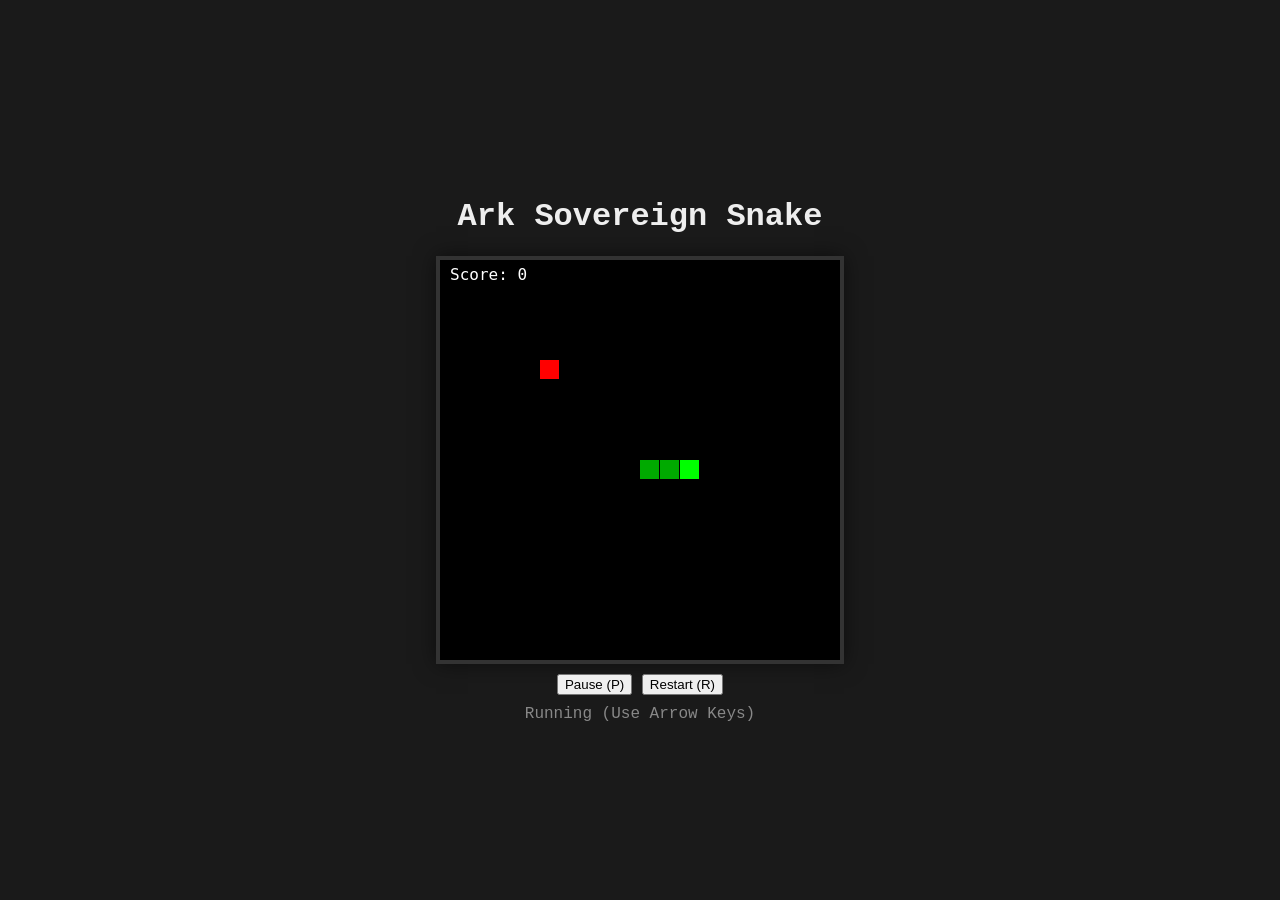
<file: site/snake.html>
<!DOCTYPE html>
<html lang="en">
<head>
    <meta charset="UTF-8">
    <meta name="viewport" content="width=device-width, initial-scale=1.0">
    <title>Ark Snake (WASM)</title>
    <style>
        body { background: #1a1a1a; color: #eee; font-family: 'Courier New', Courier, monospace; display: flex; flex-direction: column; align-items: center; justify-content: center; height: 100vh; margin: 0; }
        canvas { border: 4px solid #333; background: #000; box-shadow: 0 0 20px rgba(0,0,0,0.5); }
        #status { margin-top: 10px; color: #888; }
    </style>
</head>
<body>
    <h1>Ark Sovereign Snake</h1>
    <canvas id="game" width="400" height="400"></canvas>
    <div id="controls" style="margin-top: 10px;">
        <button id="btn-pause">Pause (P)</button>
        <button id="btn-restart">Restart (R)</button>
    </div>
    <div id="status">Loading WASM...</div>

    <script type="module">
        const canvas = document.getElementById('game');
        const ctx = canvas.getContext('2d');
        const status = document.getElementById('status');
        const btnPause = document.getElementById('btn-pause');
        const btnRestart = document.getElementById('btn-restart');
        const SCALE = 20;

        let wasm = null;
        let gameState = null;
        let lastInput = "None";
        let isPaused = false;

        // --- WASM Bridge ---
        async function loadArk() {
            try {
                // 1. Load WASM
                const response = await fetch('wasm/ark.wasm');
                if (!response.ok) throw new Error(`WASM Fetch Error: ${response.status}`);
                const bytes = await response.arrayBuffer();

                const { instance } = await WebAssembly.instantiate(bytes, {
                    env: {},
                    // Mock wasm-bindgen imports if present (due to dependencies like chrono/rand)
                    __wbindgen_placeholder__: new Proxy({}, {
                        get: (target, prop) => {
                            // console.log("Mocking import:", prop);
                            return (...args) => {
                                console.warn("Called mocked import:", prop, args);
                                return 0;
                            };
                        }
                    }),
                    __wbindgen_externref_xform__: new Proxy({}, {
                        get: (target, prop) => {
                            return (...args) => { return 0; };
                        }
                    })
                });
                wasm = instance.exports;
                status.innerText = "Loading Game Logic...";

                // 2. Load Snake Logic (MAST JSON)
                const logicResp = await fetch('snake.json');
                if (!logicResp.ok) throw new Error(`Logic Fetch Error: ${logicResp.status}`);
                const logicJson = await logicResp.text(); // Get as text

                // 3. Initialize VM
                const result = callWasmString(wasm.ark_init, logicJson);
                if (result !== "OK") {
                    throw new Error(`Ark Init Failed: ${result}`);
                }

                // 4. Initialize Game State
                const initRes = callWasmJson(wasm.ark_call, "init", []);
                if (initRes.error) throw new Error(initRes.error);
                gameState = initRes;

                status.innerText = "Running (Use Arrow Keys)";
                requestAnimationFrame(loop);

            } catch (e) {
                status.innerText = `Error: ${e.message}`;
                console.error(e);
            }
        }

        function callWasmString(func, str) {
            const encoder = new TextEncoder();
            const bytes = encoder.encode(str);
            const len = bytes.length;
            const ptr = wasm.ark_alloc(len);

            const mem = new Uint8Array(wasm.memory.buffer);
            mem.set(bytes, ptr);

            const resPtr = func(ptr, len);

            // Read Response
            // Format: [len (4 bytes LE)] [content...]
            const view = new DataView(wasm.memory.buffer);
            const resLen = view.getUint32(resPtr, true);
            const resBytes = new Uint8Array(wasm.memory.buffer, resPtr + 4, resLen);
            const decoder = new TextDecoder();
            const result = decoder.decode(resBytes);

            // Cleanup
            // We own input ptr (alloc'd), func frees it?
            // Core implementation:
            // ark_eval: takes input_ptr. Reconstructs slice. Does NOT free input_ptr automatically?
            // `slice::from_raw_parts` borrows.
            // So we MUST free input_ptr.
            wasm.ark_dealloc(ptr, len);
            // We must also free result buffer
            wasm.ark_dealloc(resPtr, resLen + 4);

            return result;
        }

        function callWasmJson(func, name, args) {
            const argsStr = JSON.stringify(args);

            const encoder = new TextEncoder();
            const nameBytes = encoder.encode(name);
            const argsBytes = encoder.encode(argsStr);

            const namePtr = wasm.ark_alloc(nameBytes.length);
            const argsPtr = wasm.ark_alloc(argsBytes.length);

            const mem = new Uint8Array(wasm.memory.buffer);
            mem.set(nameBytes, namePtr);
            mem.set(argsBytes, argsPtr);

            const resPtr = func(namePtr, nameBytes.length, argsPtr, argsBytes.length);

            // Read Response
            const view = new DataView(wasm.memory.buffer);
            const resLen = view.getUint32(resPtr, true);
            const resBytes = new Uint8Array(wasm.memory.buffer, resPtr + 4, resLen);
            const decoder = new TextDecoder();
            const resultStr = decoder.decode(resBytes);

            // Cleanup
            wasm.ark_dealloc(namePtr, nameBytes.length);
            wasm.ark_dealloc(argsPtr, argsBytes.length);
            wasm.ark_dealloc(resPtr, resLen + 4);

            try {
                return JSON.parse(resultStr);
            } catch (e) {
                console.error("JSON Parse Error on Result:", resultStr);
                return { error: "Invalid JSON from Ark" };
            }
        }

        // --- State Normalization ---
        const BOOLEAN_FIELDS = new Set(['game_over']);

        function normalizeState(obj, fieldName) {
            if (Array.isArray(obj)) return obj.map(item => normalizeState(item));
            if (obj !== null && typeof obj === 'object') {
                const out = {};
                for (const [k, v] of Object.entries(obj)) out[k] = normalizeState(v, k);
                return out;
            }
            if (BOOLEAN_FIELDS.has(fieldName)) {
                const n = Number(obj);
                return n !== 0 && obj !== '' && obj !== 'false' && obj !== false;
            }
            if (typeof obj === 'string' && obj !== '' && !Number.isNaN(Number(obj)) && Number.isFinite(Number(obj))) return Number(obj);
            return obj;
        }

        // --- Game Loop ---
        let lastTime = 0;
        const TICK_RATE = 100; // ms

        function loop(timestamp) {
            if (!gameState) return;

            if (!isPaused && timestamp - lastTime > TICK_RATE) {
                // Update
                if (!Number(gameState.game_over)) {
                    const stateToSend = normalizeState(gameState);
                    const newState = callWasmJson(wasm.ark_call, "update", [stateToSend, lastInput]);
                    // Don't reset input immediately to ensure 180 prevention works?
                    // Actually, reset input after consumed.
                    // But if tick is slow, we might miss input?
                    // Simple queue or just use current.
                    // snake_browser.ark consumes input.
                    // We only send one input per tick.
                    // If user pressed multiple keys, we send last one.

                    if (newState && !newState.error) {
                        gameState = newState;
                    } else {
                        console.error("Update failed", newState);
                    }
                }
                lastTime = timestamp;
            }

            draw();
            requestAnimationFrame(loop);
        }

        function draw() {
            if (!gameState) return;

            // Clear
            ctx.fillStyle = '#000';
            ctx.fillRect(0, 0, canvas.width, canvas.height);

            // Draw Snake
            const snake = gameState.snake || [];
            for (let i = 0; i < snake.length; i++) {
                const seg = snake[i];
                const x = Number(seg[0]) * SCALE;
                const y = Number(seg[1]) * SCALE;
                if (i === snake.length - 1) {
                    ctx.fillStyle = '#0f0';
                } else {
                    ctx.fillStyle = '#0a0';
                }
                ctx.fillRect(x, y, SCALE - 1, SCALE - 1);
            }

            // Draw Apple
            const apple = gameState.apple || [0, 0];
            ctx.fillStyle = '#f00';
            ctx.fillRect(Number(apple[0]) * SCALE, Number(apple[1]) * SCALE, SCALE - 1, SCALE - 1);

            // Score
            ctx.fillStyle = '#fff';
            ctx.font = '16px monospace';
            ctx.fillText(`Score: ${gameState.score || 0}`, 10, 20);

            if (Number(gameState.game_over)) {
                ctx.fillStyle = 'rgba(255, 0, 0, 0.5)';
                ctx.fillRect(0, 0, canvas.width, canvas.height);
                ctx.fillStyle = '#fff';
                ctx.font = '30px monospace';
                ctx.fillText("GAME OVER", 120, 200);
            }
        }

        // --- Input (Arrow Keys + WASD) ---
        const WASD_MAP = { 'w': 'ArrowUp', 'a': 'ArrowLeft', 's': 'ArrowDown', 'd': 'ArrowRight' };
        window.addEventListener('keydown', e => {
            const key = e.key;
            const lower = key.toLowerCase();
            if (['ArrowUp', 'ArrowDown', 'ArrowLeft', 'ArrowRight'].includes(key)) {
                if (!isPaused) lastInput = key;
                e.preventDefault();
            }
            if (WASD_MAP[lower]) {
                if (!isPaused) lastInput = WASD_MAP[lower];
                e.preventDefault();
            }
            if (lower === 'p') togglePause();
            if (lower === 'r') restartGame();
        });

        function togglePause() {
            isPaused = !isPaused;
            btnPause.innerText = isPaused ? "Resume (P)" : "Pause (P)";
            status.innerText = isPaused ? "Paused" : "Running";
        }

        function restartGame() {
            if (!wasm) return;
            // Re-init game state
            const initRes = callWasmJson(wasm.ark_call, "init", []);
            if (initRes.error) {
                console.error(initRes.error);
                return;
            }
            gameState = initRes;
            lastInput = "None";
            isPaused = false;
            btnPause.innerText = "Pause (P)";
            status.innerText = "Running";
            // Clear Canvas for visual feedback
            ctx.fillStyle = '#000';
            ctx.fillRect(0, 0, canvas.width, canvas.height);
        }

        btnPause.addEventListener('click', () => {
            togglePause();
            // Remove focus so space/arrow keys work for game not button
            btnPause.blur();
        });

        btnRestart.addEventListener('click', () => {
            restartGame();
            btnRestart.blur();
        });

        // Start
        loadArk();
    </script>
</body>
</html>
</file>
<file: site/css/style.css>
:root {
  /* VS Code Dark Theme Colors */
  --bg-color: #1e1e1e;
  --sidebar-bg: #252526;
  --activity-bar-bg: #333333;
  --editor-bg: #1e1e1e;
  --panel-bg: #1e1e1e;
  --status-bar-bg: #007acc;
  --status-bar-fg: #ffffff;
  --title-bar-bg: #3c3c3c;
  --title-bar-fg: #cccccc;

  --text-primary: #d4d4d4;
  --text-secondary: #a0a0a0;
  --text-accent: #007acc;
  --text-error: #f48771;
  --text-success: #89d185;

  --border-color: #3e3e42;
  --hover-bg: #2a2d2e;
  --selection-bg: #264f78;

  /* Fonts */
  --font-ui: 'Inter', -apple-system, BlinkMacSystemFont, "Segoe UI", Roboto, Helvetica, Arial, sans-serif;
  --font-code: 'JetBrains Mono', 'Fira Code', Consolas, "Courier New", monospace;

  /* Spacing */
  --spacing-xs: 4px;
  --spacing-sm: 8px;
  --spacing-md: 16px;
  --spacing-lg: 24px;
  --spacing-xl: 32px;
}

body.light-theme {
  --bg-color: #ffffff;
  --sidebar-bg: #f3f3f3;
  --activity-bar-bg: #e0e0e0;
  --editor-bg: #ffffff;
  --panel-bg: #ffffff;
  --status-bar-bg: #007acc;
  --status-bar-fg: #ffffff;
  --title-bar-bg: #dddddd;
  --title-bar-fg: #333333;

  --text-primary: #333333;
  --text-secondary: #666666;
  --text-accent: #005fa3;
  --text-error: #cd3131;
  --text-success: #008000;

  --border-color: #e5e5e5;
  --hover-bg: #e8e8e8;
  --selection-bg: #add6ff;
}

body {
  background-color: var(--bg-color);
  color: var(--text-primary);
  font-family: var(--font-ui);
  margin: 0;
  padding: 0;
  height: 100vh;
  display: flex;
  flex-direction: column;
  overflow: hidden;
}

/* Typography */
h1, h2, h3, h4, h5, h6 {
  margin: 0;
  font-weight: 600;
  color: var(--text-primary);
}

a {
  color: var(--text-accent);
  text-decoration: none;
  transition: color 0.2s;
}

a:hover {
  text-decoration: underline;
}

/* Layout - Header */
header {
  height: 40px;
  background-color: var(--title-bar-bg);
  color: var(--title-bar-fg);
  display: flex;
  align-items: center;
  padding: 0 var(--spacing-md);
  justify-content: space-between;
  border-bottom: 1px solid var(--border-color);
  font-size: 13px;
}

.logo {
  font-family: var(--font-code);
  font-weight: bold;
  letter-spacing: 1px;
  color: var(--text-primary);
  display: flex;
  align-items: center;
  gap: 8px;
}

.logo span {
  color: var(--text-accent);
}

.header-controls {
  display: flex;
  gap: var(--spacing-md);
  align-items: center;
}

.header-btn {
  background: none;
  border: none;
  color: var(--title-bar-fg);
  cursor: pointer;
  font-size: 13px;
  padding: 4px 8px;
  border-radius: 4px;
  transition: background 0.2s;
}

.header-btn:hover {
  background-color: rgba(255, 255, 255, 0.1);
}

/* Layout - Main Area */
.main-container {
  display: flex;
  flex: 1;
  overflow: hidden;
}

/* Sidebar */
.sidebar {
  width: 250px;
  background-color: var(--sidebar-bg);
  border-right: 1px solid var(--border-color);
  display: flex;
  flex-direction: column;
  overflow-y: auto;
}

.sidebar-header {
  padding: var(--spacing-sm) var(--spacing-md);
  font-size: 11px;
  text-transform: uppercase;
  font-weight: bold;
  color: var(--text-secondary);
  margin-top: var(--spacing-sm);
}

.sidebar-item {
  padding: 6px var(--spacing-md);
  cursor: pointer;
  color: var(--text-primary);
  font-size: 13px;
  display: flex;
  align-items: center;
  gap: 8px;
  border-left: 2px solid transparent;
}

.sidebar-item:hover {
  background-color: var(--hover-bg);
}

.sidebar-item.active {
  background-color: var(--hover-bg);
  border-left-color: var(--text-accent);
  color: var(--text-primary);
}

/* System Monitor */
.system-monitor {
    padding: var(--spacing-md);
    border-top: 1px solid var(--border-color);
    background-color: rgba(0, 0, 0, 0.2);
    font-family: var(--font-code);
    margin-top: auto; /* Push to bottom */
}

.monitor-header {
    font-size: 11px;
    text-transform: uppercase;
    color: var(--text-secondary);
    margin-bottom: var(--spacing-sm);
    display: flex;
    justify-content: space-between;
    align-items: center;
}

.monitor-pulse {
    width: 8px;
    height: 8px;
    background-color: var(--text-success);
    border-radius: 50%;
    box-shadow: 0 0 5px var(--text-success);
    animation: pulse 2s infinite;
}

.stat-grid {
    display: grid;
    grid-template-columns: 1fr 1fr;
    gap: 8px;
}

.stat-card {
    background-color: var(--bg-color);
    padding: 8px;
    border-radius: 4px;
    border: 1px solid var(--border-color);
}

.stat-label {
    font-size: 10px;
    color: var(--text-secondary);
    margin-bottom: 4px;
}

.stat-value {
    font-size: 14px;
    color: var(--text-primary);
    font-weight: bold;
}

.stat-value.high {
    color: var(--text-error);
}

@keyframes pulse {
    0% { transform: scale(0.95); opacity: 0.7; }
    50% { transform: scale(1.1); opacity: 1; box-shadow: 0 0 10px var(--text-success); }
    100% { transform: scale(0.95); opacity: 0.7; }
}

/* Editor Area */
.editor-area {
  flex: 1;
  display: flex;
  flex-direction: column;
  background-color: var(--editor-bg);
  position: relative;
}

.editor-tabs {
  height: 35px;
  background-color: var(--bg-color);
  display: flex;
  align-items: center;
  padding-left: var(--spacing-sm);
  border-bottom: 1px solid var(--border-color);
}

.tab {
  background-color: var(--editor-bg);
  padding: 8px 16px;
  font-size: 13px;
  color: var(--text-primary);
  border-right: 1px solid var(--border-color);
  border-top: 2px solid var(--text-accent);
  display: flex;
  align-items: center;
  gap: 8px;
}

.editor-container {
  flex: 1;
  position: relative;
  overflow: hidden;
}

/* CodeMirror Overrides for Dark Theme integration */
.cm-editor {
  height: 100%;
  font-family: var(--font-code) !important;
  font-size: var(--editor-font-size, 14px);
}

.cm-scroller {
  overflow: auto !important;
}

/* Output Panel (Split) */
.output-panel {
  width: 40%;
  background-color: var(--panel-bg);
  border-left: 1px solid var(--border-color);
  display: flex;
  flex-direction: column;
}

.output-header {
  height: 35px;
  background-color: var(--bg-color);
  border-bottom: 1px solid var(--border-color);
  display: flex;
  align-items: center;
  padding: 0 var(--spacing-md);
  justify-content: space-between;
}

.output-title {
  font-size: 11px;
  text-transform: uppercase;
  font-weight: bold;
  color: var(--text-secondary);
}

.output-actions {
  display: flex;
  gap: var(--spacing-sm);
}

.icon-btn {
  background: none;
  border: none;
  color: var(--text-secondary);
  cursor: pointer;
  padding: 4px;
  border-radius: 4px;
}

.icon-btn:hover {
  background-color: var(--hover-bg);
  color: var(--text-primary);
}

.output-console {
  flex: 1;
  padding: var(--spacing-md);
  font-family: var(--font-code);
  font-size: 13px;
  overflow-y: auto;
  white-space: pre-wrap;
  color: var(--text-primary);
}

.log-entry {
  margin-bottom: 4px;
  display: flex;
  gap: 8px;
}

.log-timestamp {
  color: var(--text-secondary);
  opacity: 0.6;
  font-size: 11px;
  min-width: 60px;
}

.log-content {
  flex: 1;
}

.log-error {
  color: var(--text-error);
}

.log-success {
  color: var(--text-success);
}

.log-info {
  color: var(--text-accent);
}

/* Status Bar */
.status-bar {
  height: 22px;
  background-color: var(--status-bar-bg);
  color: var(--status-bar-fg);
  display: flex;
  align-items: center;
  padding: 0 var(--spacing-md);
  font-size: 12px;
  justify-content: space-between;
}

.status-left, .status-right {
  display: flex;
  gap: var(--spacing-md);
}

/* Landing Page Specifics */
.landing-page {
  overflow-y: auto;
  height: 100vh;
  background: radial-gradient(circle at top center, #1a1a2e 0%, #000000 100%);
}

.hero {
  padding: 100px 20px;
  text-align: center;
  max-width: 800px;
  margin: 0 auto;
}

.hero h1 {
  font-size: 48px;
  margin-bottom: var(--spacing-md);
  background: linear-gradient(90deg, #fff, #a0a0a0);
  -webkit-background-clip: text;
  -webkit-text-fill-color: transparent;
}

.hero p {
  font-size: 20px;
  color: var(--text-secondary);
  margin-bottom: 40px;
  line-height: 1.5;
}

.cta-btn {
  background-color: var(--text-accent);
  color: white;
  padding: 12px 24px;
  border-radius: 6px;
  font-weight: 600;
  font-size: 16px;
  display: inline-block;
  transition: transform 0.2s, background-color 0.2s;
  text-decoration: none;
}

.cta-btn:hover {
  background-color: #005fa3;
  transform: translateY(-2px);
  text-decoration: none;
}

.features-grid {
  display: grid;
  grid-template-columns: repeat(auto-fit, minmax(250px, 1fr));
  gap: var(--spacing-lg);
  max-width: 1000px;
  margin: 0 auto;
  padding: 40px 20px;
}

.feature-card {
  background-color: rgba(255, 255, 255, 0.05);
  padding: var(--spacing-lg);
  border-radius: 8px;
  border: 1px solid rgba(255, 255, 255, 0.1);
  transition: transform 0.2s;
}

.feature-card:hover {
  transform: translateY(-5px);
  background-color: rgba(255, 255, 255, 0.08);
}

.feature-card h3 {
  color: var(--text-accent);
  margin-bottom: var(--spacing-sm);
}

.feature-card p {
  color: var(--text-secondary);
  font-size: 14px;
  line-height: 1.6;
}

/* Spinner */
.spinner {
  border: 2px solid rgba(255, 255, 255, 0.1);
  border-left-color: var(--text-accent);
  border-radius: 50%;
  width: 12px;
  height: 12px;
  animation: spin 1s linear infinite;
  display: inline-block;
  vertical-align: middle;
  margin-right: 8px;
}

@keyframes spin {
  0% { transform: rotate(0deg); }
  100% { transform: rotate(360deg); }
}

/* Responsive adjustments */
@media (max-width: 768px) {
  .main-container {
    flex-direction: column;
  }

  .sidebar {
    width: 100%;
    height: auto;
    max-height: 150px;
    border-right: none;
    border-bottom: 1px solid var(--border-color);
  }

  .output-panel {
    width: 100%;
    height: 300px;
    border-left: none;
    border-top: 1px solid var(--border-color);
  }

  .hero h1 {
    font-size: 32px;
  }
}
</file>
